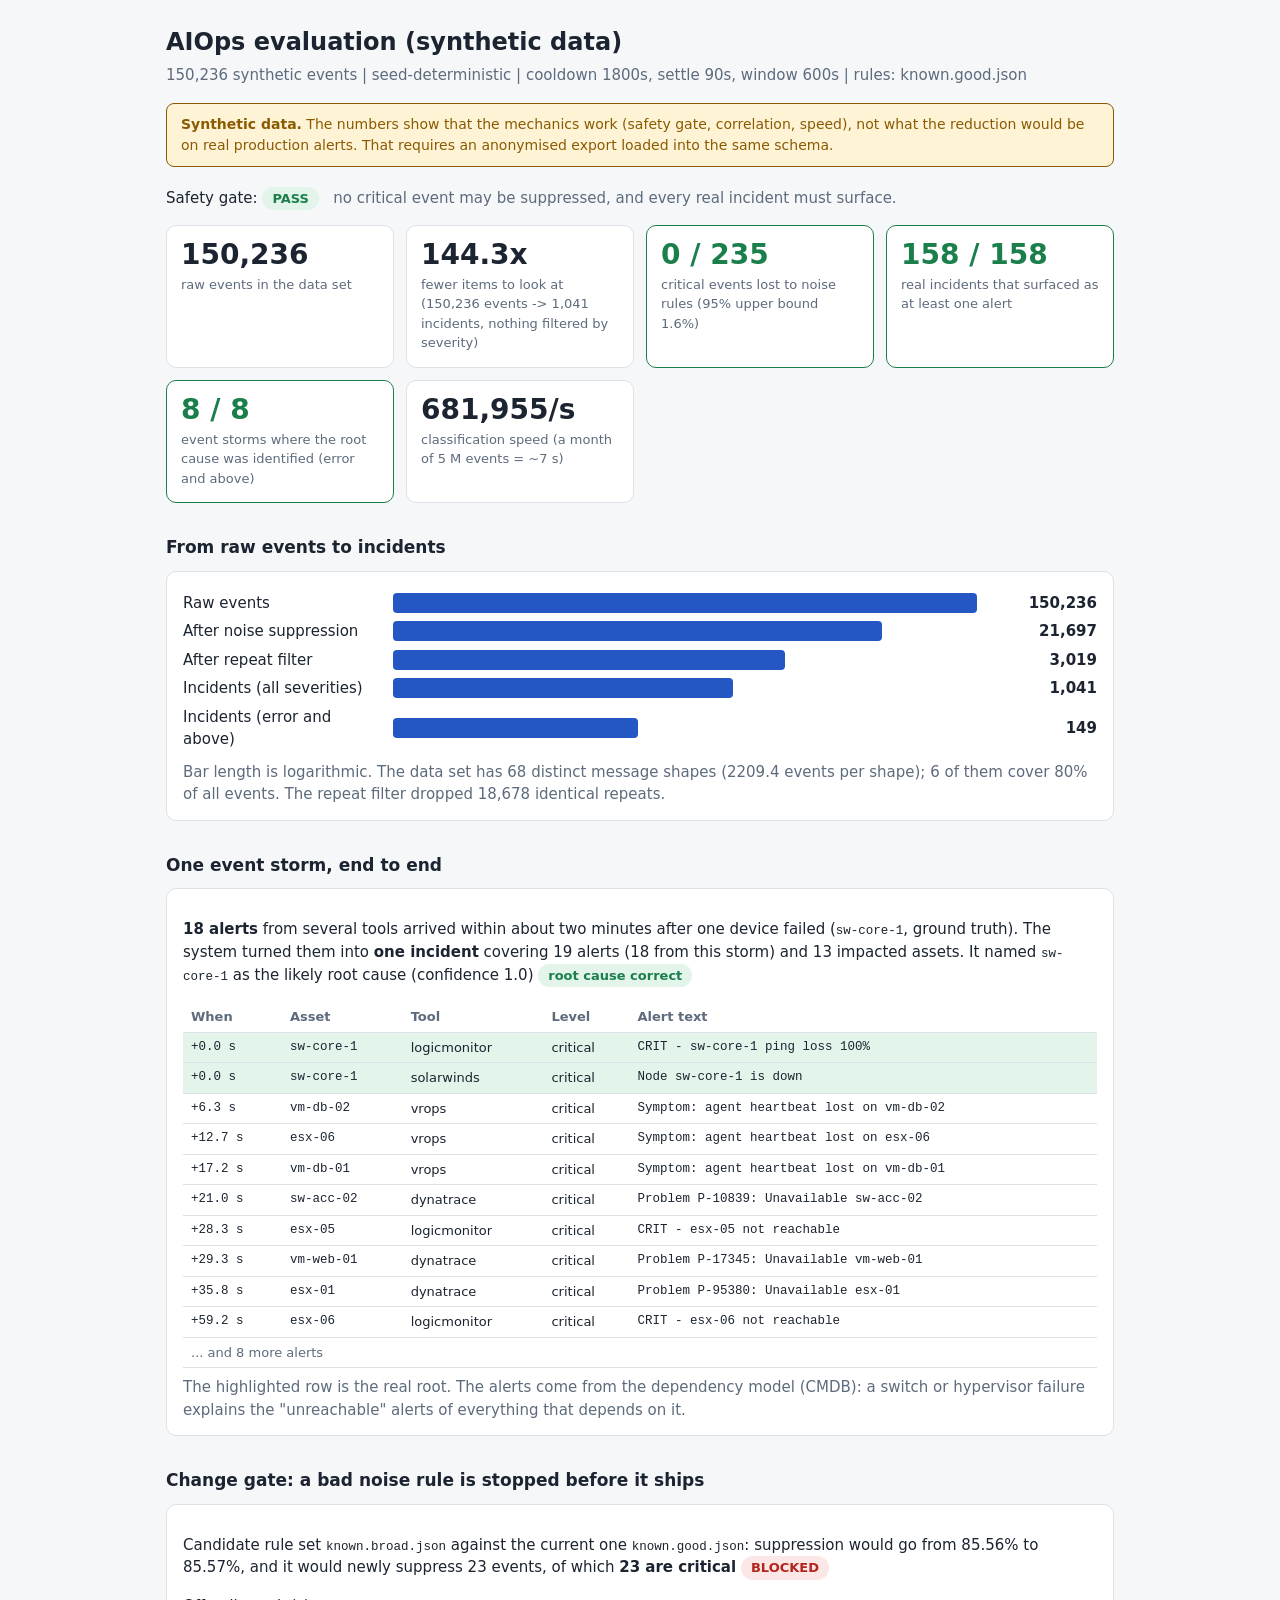
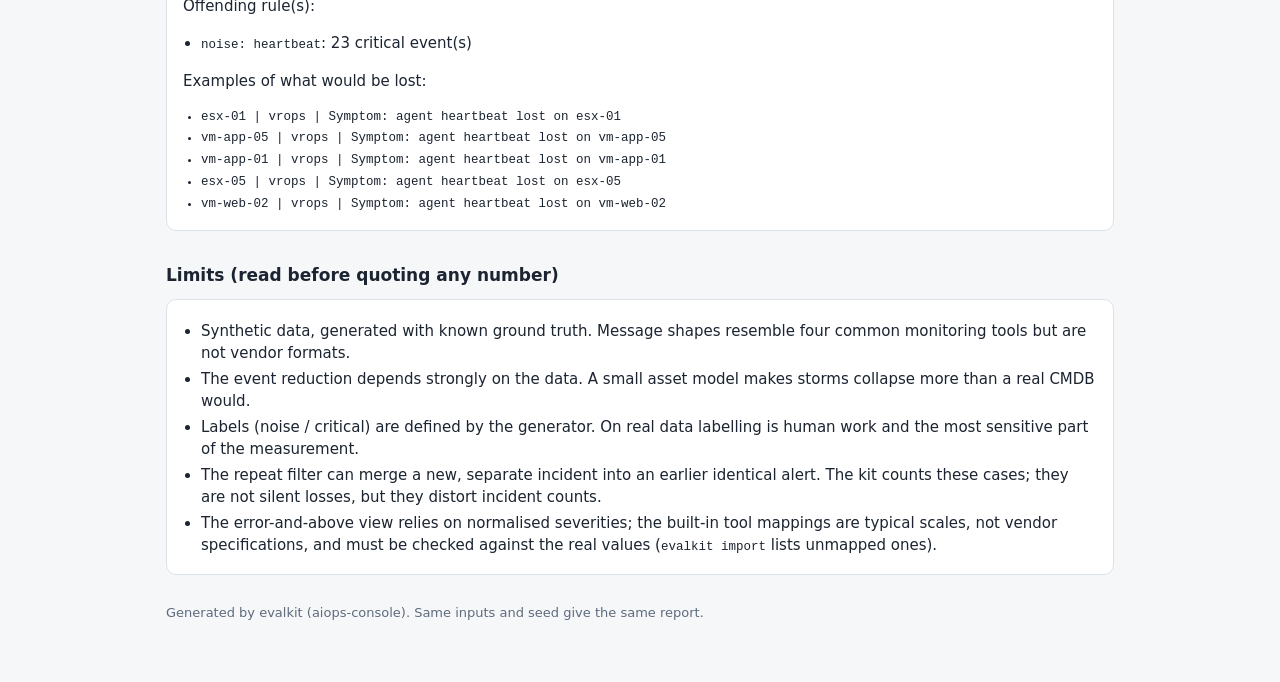
<file: evalkit/examples/sample-report.html>
<!doctype html><html lang="en"><head><meta charset="utf-8"><meta name="viewport" content="width=device-width,initial-scale=1"><title>AIOps evaluation (synthetic data)</title><style>
:root{--bg:#f6f7f9;--card:#fff;--ink:#1b2430;--mute:#5d6b7c;--line:#dde2e8;--ok:#1a7f4b;--okbg:#e3f4ea;--bad:#b3261e;--badbg:#fbe7e5;--acc:#2456c4;--accbg:#e6edfb;--warn:#8a5a00;--warnbg:#fff3d6}
@media (prefers-color-scheme:dark){:root{--bg:#10151c;--card:#182029;--ink:#e6ebf1;--mute:#93a1b2;--line:#2a3541;--ok:#53c98b;--okbg:#14301f;--bad:#ff8a80;--badbg:#3a1b19;--acc:#7da4ff;--accbg:#1a2640;--warn:#f2c35a;--warnbg:#332a12}}
*{box-sizing:border-box}
body{margin:0;background:var(--bg);color:var(--ink);font:15px/1.5 system-ui,-apple-system,Segoe UI,Roboto,sans-serif}
main{max-width:980px;margin:0 auto;padding:24px 16px 48px}
h1{font-size:24px;margin:0 0 4px}h2{font-size:17px;margin:32px 0 10px}
.sub{color:var(--mute);margin:0 0 16px}
.banner{background:var(--warnbg);color:var(--warn);border:1px solid var(--warn);border-radius:8px;padding:10px 14px;margin:12px 0 20px;font-size:14px}
.tiles{display:grid;grid-template-columns:repeat(auto-fit,minmax(200px,1fr));gap:12px}
.tile{background:var(--card);border:1px solid var(--line);border-radius:10px;padding:14px}
.tile .v{font-size:28px;font-weight:700;line-height:1.1}.tile .l{color:var(--mute);font-size:13px;margin-top:4px}
.tile.ok{border-color:var(--ok)}.tile.ok .v{color:var(--ok)}.tile.bad{border-color:var(--bad)}.tile.bad .v{color:var(--bad)}
.card{background:var(--card);border:1px solid var(--line);border-radius:10px;padding:14px 16px}
.funnel .row{display:grid;grid-template-columns:200px 1fr 110px;gap:10px;align-items:center;margin:6px 0}
.funnel .bar{height:20px;border-radius:4px;background:var(--acc);min-width:3px}
.funnel .n{text-align:right;font-variant-numeric:tabular-nums}
.badge{display:inline-block;border-radius:999px;padding:2px 10px;font-size:13px;font-weight:600}
.badge.ok{background:var(--okbg);color:var(--ok)}.badge.bad{background:var(--badbg);color:var(--bad)}
table{border-collapse:collapse;width:100%;font-size:13px}
td,th{padding:5px 8px;border-bottom:1px solid var(--line);text-align:left;vertical-align:top}
th{color:var(--mute);font-weight:600}
code,.mono{font-family:ui-monospace,Consolas,monospace;font-size:12.5px}
.root{background:var(--okbg)}
ul{margin:6px 0 0 18px;padding:0}li{margin:3px 0}
.foot{color:var(--mute);font-size:13px;margin-top:28px}
@media (max-width:600px){.funnel .row{grid-template-columns:1fr}.funnel .n{text-align:left}}
</style></head><body><main><h1>AIOps evaluation (synthetic data)</h1><p class="sub">150,236 synthetic events | seed-deterministic | cooldown 1800s, settle 90s, window 600s | rules: known.good.json</p><div class="banner"><b>Synthetic data.</b> The numbers show that the mechanics work (safety gate, correlation, speed), not what the reduction would be on real production alerts. That requires an anonymised export loaded into the same schema.</div><p>Safety gate: <span class="badge ok">PASS</span> &nbsp; <span class="sub">no critical event may be suppressed, and every real incident must surface.</span></p><div class="tiles"><div class="tile "><div class="v">150,236</div><div class="l">raw events in the data set</div></div><div class="tile "><div class="v">144.3x</div><div class="l">fewer items to look at (150,236 events -&gt; 1,041 incidents, nothing filtered by severity)</div></div><div class="tile ok"><div class="v">0 / 235</div><div class="l">critical events lost to noise rules (95% upper bound 1.6%)</div></div><div class="tile ok"><div class="v">158 / 158</div><div class="l">real incidents that surfaced as at least one alert</div></div><div class="tile ok"><div class="v">8 / 8</div><div class="l">event storms where the root cause was identified (error and above)</div></div><div class="tile "><div class="v">681,955/s</div><div class="l">classification speed (a month of 5 M events = ~7 s)</div></div></div><h2>From raw events to incidents</h2><div class="card funnel"><div class="row"><div>Raw events</div><div><div class="bar" style="width:100.0%"></div></div><div class="n"><b>150,236</b></div></div><div class="row"><div>After noise suppression</div><div><div class="bar" style="width:83.8%"></div></div><div class="n"><b>21,697</b></div></div><div class="row"><div>After repeat filter</div><div><div class="bar" style="width:67.2%"></div></div><div class="n"><b>3,019</b></div></div><div class="row"><div>Incidents (all severities)</div><div><div class="bar" style="width:58.3%"></div></div><div class="n"><b>1,041</b></div></div><div class="row"><div>Incidents (error and above)</div><div><div class="bar" style="width:42.0%"></div></div><div class="n"><b>149</b></div></div><p class="sub" style="margin:10px 0 0">Bar length is logarithmic. The data set has 68 distinct message shapes (2209.4 events per shape); 6 of them cover 80% of all events. The repeat filter dropped 18,678 identical repeats.</p></div><h2>One event storm, end to end</h2><div class="card"><p><b>18 alerts</b> from several tools arrived within about two minutes after one device failed (<code>sw-core-1</code>, ground truth). The system turned them into <b>one incident</b> covering 19 alerts (18 from this storm) and 13 impacted assets. It named <code>sw-core-1</code> as the likely root cause (confidence 1.0) <span class="badge ok">root cause correct</span></p><table><tr><th>When</th><th>Asset</th><th>Tool</th><th>Level</th><th>Alert text</th></tr><tr class=root><td class="mono">+0.0 s</td><td class="mono">sw-core-1</td><td>logicmonitor</td><td>critical</td><td class="mono">CRIT - sw-core-1 ping loss 100%</td></tr><tr class=root><td class="mono">+0.0 s</td><td class="mono">sw-core-1</td><td>solarwinds</td><td>critical</td><td class="mono">Node sw-core-1 is down</td></tr><tr><td class="mono">+6.3 s</td><td class="mono">vm-db-02</td><td>vrops</td><td>critical</td><td class="mono">Symptom: agent heartbeat lost on vm-db-02</td></tr><tr><td class="mono">+12.7 s</td><td class="mono">esx-06</td><td>vrops</td><td>critical</td><td class="mono">Symptom: agent heartbeat lost on esx-06</td></tr><tr><td class="mono">+17.2 s</td><td class="mono">vm-db-01</td><td>vrops</td><td>critical</td><td class="mono">Symptom: agent heartbeat lost on vm-db-01</td></tr><tr><td class="mono">+21.0 s</td><td class="mono">sw-acc-02</td><td>dynatrace</td><td>critical</td><td class="mono">Problem P-10839: Unavailable sw-acc-02</td></tr><tr><td class="mono">+28.3 s</td><td class="mono">esx-05</td><td>logicmonitor</td><td>critical</td><td class="mono">CRIT - esx-05 not reachable</td></tr><tr><td class="mono">+29.3 s</td><td class="mono">vm-web-01</td><td>dynatrace</td><td>critical</td><td class="mono">Problem P-17345: Unavailable vm-web-01</td></tr><tr><td class="mono">+35.8 s</td><td class="mono">esx-01</td><td>dynatrace</td><td>critical</td><td class="mono">Problem P-95380: Unavailable esx-01</td></tr><tr><td class="mono">+59.2 s</td><td class="mono">esx-06</td><td>logicmonitor</td><td>critical</td><td class="mono">CRIT - esx-06 not reachable</td></tr><tr><td colspan=5 class="sub">... and 8 more alerts</td></tr></table><p class="sub" style="margin:8px 0 0">The highlighted row is the real root. The alerts come from the dependency model (CMDB): a switch or hypervisor failure explains the "unreachable" alerts of everything that depends on it.</p></div><h2>Change gate: a bad noise rule is stopped before it ships</h2><div class="card"><p>Candidate rule set <code>known.broad.json</code> against the current one <code>known.good.json</code>: suppression would go from 85.56% to 85.57%, and it would newly suppress 23 events, of which <b>23 are critical</b> <span class="badge bad">BLOCKED</span></p><p>Offending rule(s):</p><ul><li><code>noise: heartbeat</code>: 23 critical event(s)</li></ul><p>Examples of what would be lost:</p><ul><li class="mono">esx-01 | vrops | Symptom: agent heartbeat lost on esx-01</li><li class="mono">vm-app-05 | vrops | Symptom: agent heartbeat lost on vm-app-05</li><li class="mono">vm-app-01 | vrops | Symptom: agent heartbeat lost on vm-app-01</li><li class="mono">esx-05 | vrops | Symptom: agent heartbeat lost on esx-05</li><li class="mono">vm-web-02 | vrops | Symptom: agent heartbeat lost on vm-web-02</li></ul></div><h2>Limits (read before quoting any number)</h2><div class="card"><ul><li>Synthetic data, generated with known ground truth. Message shapes resemble four common monitoring tools but are not vendor formats.</li><li>The event reduction depends strongly on the data. A small asset model makes storms collapse more than a real CMDB would.</li><li>Labels (noise / critical) are defined by the generator. On real data labelling is human work and the most sensitive part of the measurement.</li><li>The repeat filter can merge a new, separate incident into an earlier identical alert. The kit counts these cases; they are not silent losses, but they distort incident counts.</li><li>The error-and-above view relies on normalised severities; the built-in tool mappings are typical scales, not vendor specifications, and must be checked against the real values (<code>evalkit import</code> lists unmapped ones).</li></ul></div><p class="foot">Generated by evalkit (aiops-console). Same inputs and seed give the same report.</p></main></body></html>
</file>
